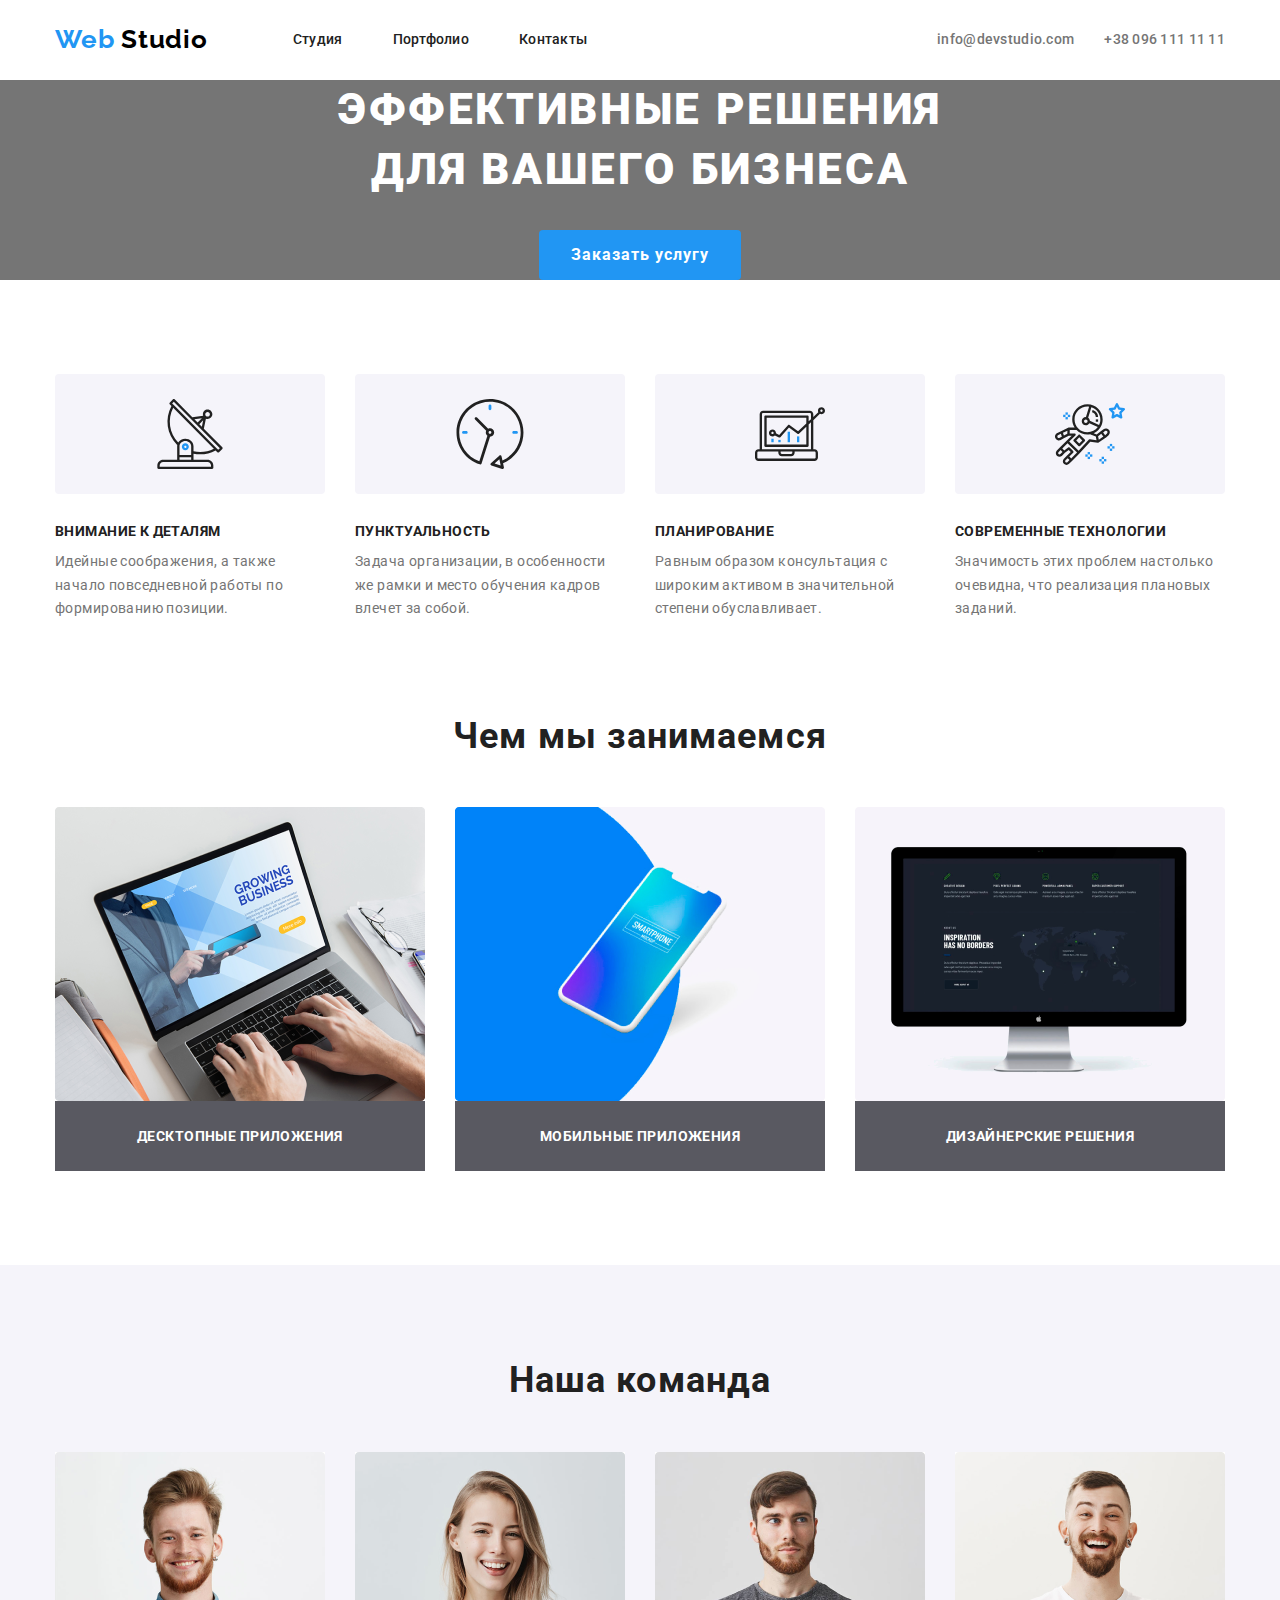
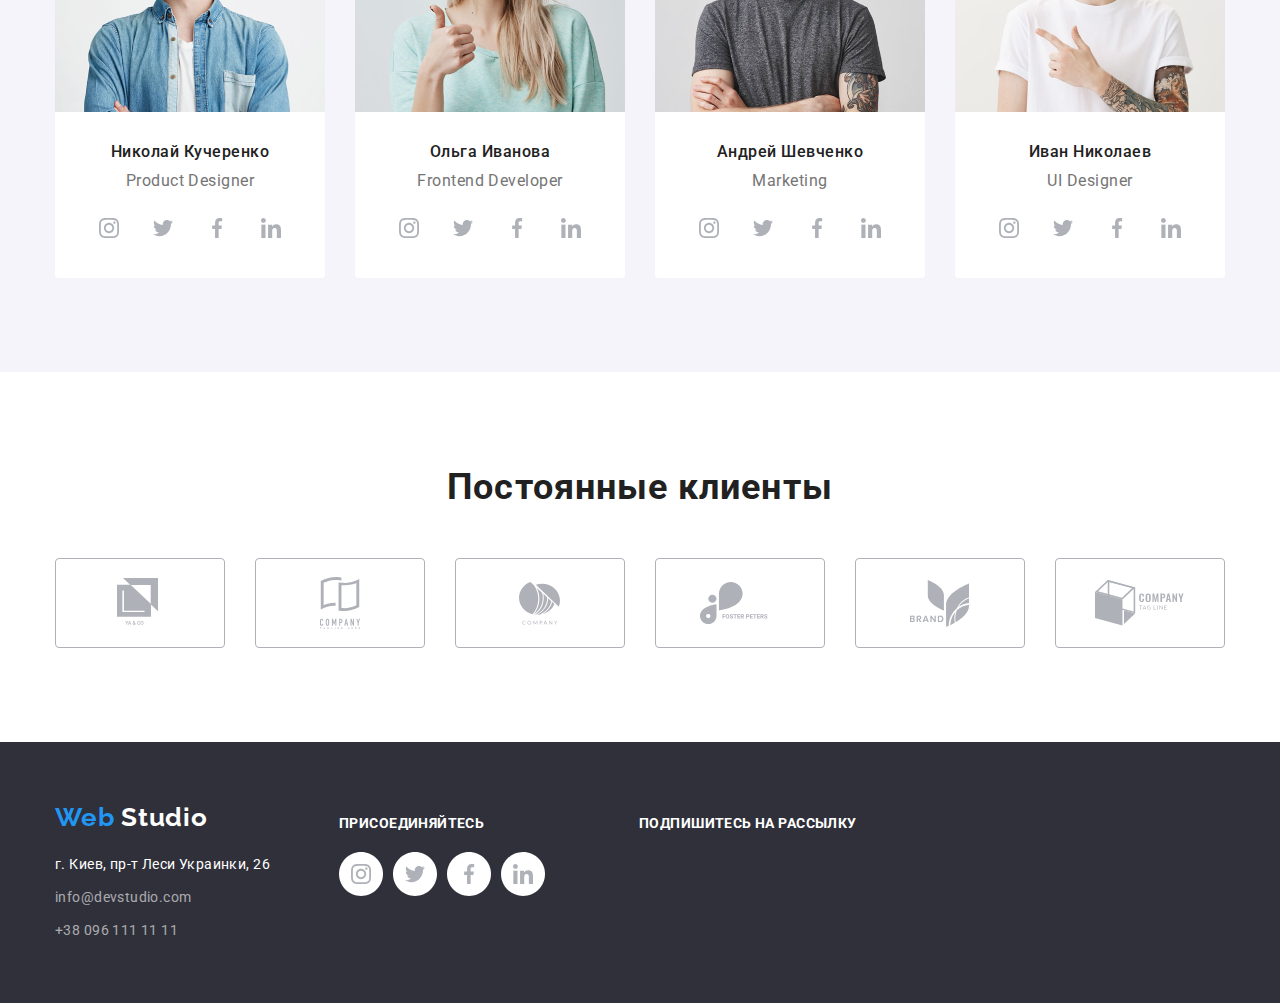
<file: index.html>
<!DOCTYPE html>
<html lang="ru">
  <head>
    <meta charset="UTF-8" />
    <meta name="viewport" content="width=device-width, initial-scale=1.0" />
    <title>Web Studio</title>
    <link
      href="https://fonts.googleapis.com/css2?family=Raleway:wght@700&family=Roboto:wght@400;500;700;900&display=swap"
      rel="stylesheet"/>
    <link rel="stylesheet" href="https://cdnjs.cloudflare.com/ajax/libs/modern-normalize/0.6.0/modern-normalize.min.css" />
    <link rel="stylesheet" href="./css/styles.css" />
  </head>
  <body>
    <!--page-header-->
    <header>
      <div class="page-header container">
        <!--page-nav-->

        <nav class="main-nav">
          <a class="logo link" href="./index.html">
            Web <span class="logo-header">Studio</span>
          </a>

          <ul class="page-nav list">
            <li class="item"><a class="link" href="./index.html">Студия</a></li>
            <li class="item"><a class="link" href="./portfolio.html">Портфолио</a></li>
            <li class="item"><a class="link" href="#">Контакты</a></li>
          </ul>

        </nav>
        <!--Contacts-->
        <ul class="nav-contacts list">
          <li class="item"><a class="link" href="mailto:info@devstudio.com">info@devstudio.com</a></li>
          <li class="item"><a class="link" href="tel:+380961111111">+38 096 111 11 11</a></li>
        </ul>
      </div>

    </header>

    <main>
      <!--page-hero-->
      <section class="page-hero">
        <h1 class="hero-title">эффективные решения <br> для вашего бизнеса</h1>
        <div class="button"><a class="link" href="#">Заказать  услугу</a></div>
      </section>

      <!--Features-->
      <section class="section">
        <div class=" container">
          <h2 class="section-title visually-hidden">Особенности нашей компании</h2>
          <ul class="features list">
            <li class="item">
             <div class="features-icon"> <img class="icon" src="./images/antenna_1.svg" alt="антена" width="70" height="70" /></div>
              <h3 class="features-title">Внимание к деталям</h3>
              <p class="features-dicription">
                Идейные соображения, а также начало повседневной работы по формированию позиции.
              </p>
            </li>

            <li class="item">
              <div  class="features-icon"> <img class="icon" src="./images/clock_1.svg" alt="часы" width="70" height="70" /></div>
              <h3 class="features-title">Пунктуальность</h3>
              <p class="features-dicription">
                Задача организации, в особенности же рамки и место обучения кадров влечет за собой.
              </p>
            </li>

            <li class="item">
              <div class="features-icon"><img class="icon" src="./images/diagram_1.svg" alt="диаграмма" width="70" height="70" /></div>
              <h3 class="features-title">Планирование</h3>
              <p class="features-dicription">
                Равным образом консультация с широким активом в значительной степени обуславливает.
              </p>
            </li>

            <li class="item">
              <div class="features-icon"><img class="icon" src="./images/astronaut_1.svg" alt="астронавт" width="70" height="70" /></div>
              <h3 class="features-title">Современные технологии</h3>
              <p class="features-dicription">
                Значимость этих проблем настолько очевидна, что реализация плановых заданий.
              </p>
            </li>
         </ul>

        </div>
      </section>

      <!--What are we doing-->
      <section class="our-working-main section">
        <div class="container">
            <h2 class="section-title">Чем мы занимаемся</h2>
            <ul class="works list">
              <li class="item">
                <img src="./images/Desktop-applications.jpg" alt="Ноутбук" width="370" height="294" />
                <p class="our-working">Десктопные приложения</p> 
              </li>

              <li class="item">
                <img src="./images/Mobile-applications.jpg" alt="Смартфон" width="370" height="294" />
                <p class="our-working">Мобильные приложения</p>
              </li>

              <li class="item">
                <img src="./images/Design-solutions.jpg" alt="Монитор" width="370" height="294" />
                <p class="our-working">Дизайнерские решения</p>
              </li>

            </ul>
        </div>
        
      </section>

      <!--Our-Team-->
      <section class="our-team-main section">
        <div class="container">
          <h2 class="section-title">Наша команда</h2>
          <ul class="our-team list">
            <li class="item">
              <img class="member-photo" src="./images/Nikolay-Kucherenko.jpg" alt="Николай Кучеренко" width="270" height="260" />
              <div class="team-label">
                <h3 class="teams-member">Николай Кучеренко</h3>
                <p class="occupations">Product Designer</p>
                <ul class="social list">
                  <li class="item"><a class="link" href="#" aria-label="instagram"><img src="./images/instagram.svg" alt="instagram"></a></li>
                  <li class="item"><a class="link" href="#" aria-label="twitter "><img src="./images/twitter.svg" alt="twitter"> </a></li>
                  <li class="item"><a class="link" href="#" aria-label="facebook"><img src="./images/facebook.svg" alt="facebook"></a></li>
                  <li class="item"><a class="link" href="#" aria-label="linkedin"><img src="./images/linkedin.svg" alt="linkedin"></a></li>
                </ul>
              </div>
            </li>

            <li class="item">
              <img class="member-photo" src="./images/Olga-Ivanova.jpg" alt="Ольга Иванова" width="270" height="260" />
              <div class="team-label">
                <h3 class="teams-member">Ольга Иванова</h3>
                <p class="occupations">Frontend Developer</p>
                <ul class="social list">
                  <li class="item"><a class="link" href="#" aria-label="instagram"><img src="./images/instagram.svg" alt="instagram"></a></li>
                  <li class="item"><a class="link" href="#" aria-label="twitter "><img src="./images/twitter.svg" alt="twitter"> </a></li>
                  <li class="item"><a class="link" href="#" aria-label="facebook"><img src="./images/facebook.svg" alt="facebook"></a></li>
                  <li class="item"><a class="link" href="#" aria-label="linkedin"><img src="./images/linkedin.svg" alt="linkedin"></a></li>
                </ul>
              </div>
            </li>

            <li class="item">
              <img class="member-photo" src="./images/Andrey-Shevchenko.jpg" alt="Андрей Шевченко" width="270" height="260" />
              <div class="team-label">
                <h3 class="teams-member">Андрей Шевченко</h3>
                <p class="occupations">Marketing</p>
                <ul class="social list">
                  <li class="item"><a class="link" href="#" aria-label="instagram"><img src="./images/instagram.svg" alt="instagram"></a></li>
                  <li class="item"><a class="link" href="#" aria-label="twitter "><img src="./images/twitter.svg" alt="twitter"> </a></li>
                  <li class="item"><a class="link" href="#" aria-label="facebook"><img src="./images/facebook.svg" alt="facebook"></a></li>
                  <li class="item"><a class="link" href="#" aria-label="linkedin"><img src="./images/linkedin.svg" alt="linkedin"></a></li>
                </ul>
              </div>
            </li>

            <li class="item">
              <img class="member-photo" src="./images/Ivan-Nikolaev.jpg" alt="Иван Николаев" width="270" height="260" />
              <div class="team-label">
                <h3 class="teams-member">Иван Николаев</h3>
                <p class="occupations">UI Designer</p>
                <ul class="social list">
                  <li class="item"><a class="link" href="#" aria-label="instagram"><img src="./images/instagram.svg" alt="instagram"></a></li>
                  <li class="item"><a class="link" href="#" aria-label="twitter "><img src="./images/twitter.svg" alt="twitter"> </a></li>
                  <li class="item"><a class="link" href="#" aria-label="facebook"><img src="./images/facebook.svg" alt="facebook"></a></li>
                  <li class="item"><a class="link" href="#" aria-label="linkedin"><img src="./images/linkedin.svg" alt="linkedin"></a></li>
                </ul>
              </div>
            </li>
            
          </ul>
        </div>
      </section>

      <!--regular-customers-->
      <section class="regular-customers section">
       <div class="container">
        <h2 class="section-title">Постоянные клиенты</h2>
        <ul class="customers list">
          <li  class="item">
            <a class="link" href="#" aria-label="Client_1"><img src="./images/Client_1.svg" alt="клиент_1"/></a>
          </li>
          <li  class="item">
            <a class="link" href="#" aria-label="Client_2"><img src="./images/Client_2.svg" alt="клиент_2"/></a>
          </li>
          <li  class="item">
            <a class="link" href="#" aria-label="Client_3"><img src="./images/Client_3.svg" alt="клиент_3"/></a>
          </li>
          <li  class="item">
            <a class="link" href="#" aria-label="Client_4"><img src="./images/Client_4.svg" alt="клиент_4"/></a>
          </li>
          <li  class="item">
            <a class="link" href="#" aria-label="Client_5"><img src="./images/Client_5.svg" alt="клиент_5"/></a>
          </li>
          <li  class="item">
            <a class="link" href="#" aria-label="Client_6"><img src="./images/Client_6.svg" alt="клиент_6"/></a>
          </li>
        </ul>
       </div>
      </section>
    </main>

    <!--page-footer-->
    <footer class="main-footer ">

      <div class="page-footer container">
              
        <!--footer-contacts-->

        <div class="footer-contacts">
          <a class="logo link" href="./index.html">
            Web <span class="logo-footer">Studio</span>
          </a>
          <address>
            <p class="address">г. Киев, пр-т Леси Украинки, 26</p>
            <ul class="list">
              <li><a class="footer-mail link" href="mailto:info@devstudio.com">info@devstudio.com</a></li>
              <li><a class="footer-tel link" href="tel:+380961111111">+38 096 111 11 11</a></li>
            </ul>
          </address>
        </div>

        <!--footer-socials-->
        <div class="footer-join">
          <h3 class="join">присоединяйтесь</h3>
          <ul class="footer-socials list">
            <li class="item"><a class="link" href="#" aria-label="instagram"><img src="./images/instagram.svg" alt="instagram"></a></li>
            <li class="item"><a class="link" href="#" aria-label="twitter"><img src="./images/twitter.svg" alt="twitter"> </a></li>
            <li class="item"><a class="link" href="#" aria-label="facebook"><img src="./images/facebook.svg" alt="facebook"></a></li>
            <li class="item"><a class="link" href="#" aria-label="linkedin"><img src="./images/linkedin.svg" alt="linkedin"></a></li>
          </ul>
        </div>

        <!--footer-e-mail-input-->
        <div>
          <h3 class="subscribe">Подпишитесь на рассылку</h3>
        </div>          
        
      </div>

    </footer>

  </body>
</html>
</file>
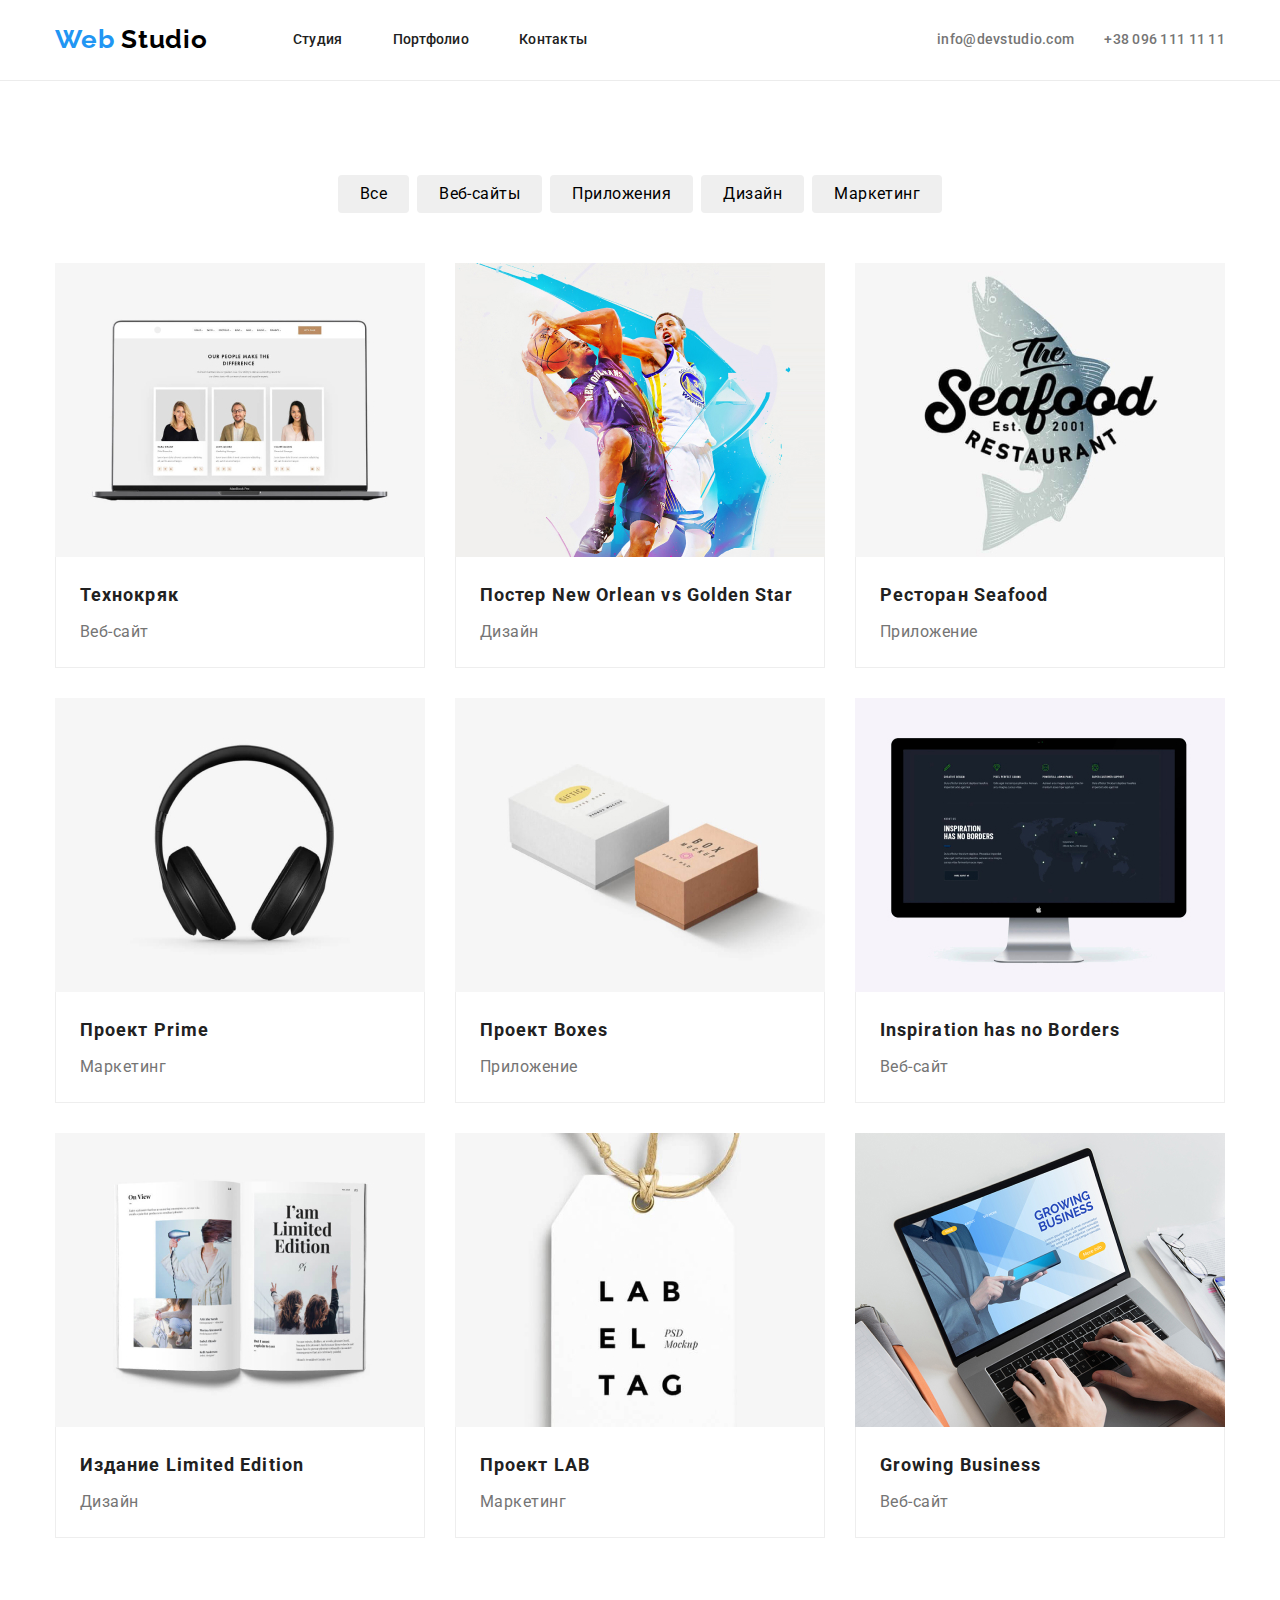
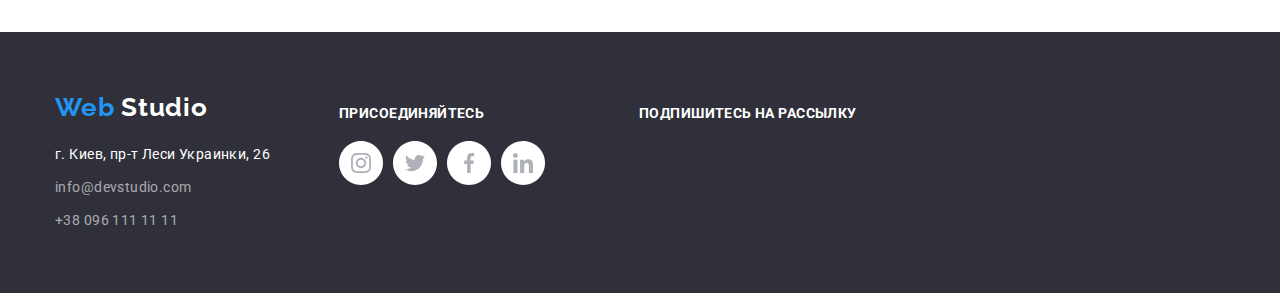
<file: portfolio.html>
<!DOCTYPE html>
<html lang="ru">
  <head>
    <meta charset="UTF-8" />
    <meta name="viewport" content="width=device-width, initial-scale=1.0" />
    <title>Portfolio</title>
    <link
      href="https://fonts.googleapis.com/css2?family=Raleway:wght@700&family=Roboto:wght@400;500;700&display=swap"
      rel="stylesheet"/>
    <link rel="stylesheet" href="https://cdnjs.cloudflare.com/ajax/libs/modern-normalize/0.6.0/modern-normalize.min.css" />
    <link rel="stylesheet" href="./css/styles.css" />
  </head>
  <body>
    <!--page-header-->
    <header class="main-header">
      <div class="page-header container">
        <!--page-nav-->

        <nav class="main-nav">
          <a class="logo link" href="./index.html">
            Web <span class="logo-header">Studio</span>
          </a>

          <ul class="page-nav list">
            <li class="item"><a class="link" href="./index.html">Студия</a></li>
            <li class="item"><a class="link" href="./portfolio.html">Портфолио</a></li>
            <li class="item"><a class="link" href="#">Контакты</a></li>
          </ul>

        </nav>
        <!--Contacts-->
        <ul class="nav-contacts list">
          <li class="item"><a class="link" href="mailto:info@devstudio.com">info@devstudio.com</a></li>
          <li class="item"><a class="link" href="tel:+380961111111">+38 096 111 11 11</a></li>
        </ul>
      </div>

    </header>

    <main>
      <!-- page-portfolio -->
      <section class="page-portfolio section">
        <div class="container">
          <h1 class="filters-title visually-hidden">Наши проекты</h1>
          <!-- portfolio-filters -->
          <ul class="filters list">
            <li class="item"><button class="filters-button" type="button">Все</button></li>
            <li class="item"><button class="filters-button" type="button">Веб-сайты</button></li>
            <li class="item"><button class="filters-button" type="button">Приложения</button></li>
            <li class="item"><button class="filters-button" type="button">Дизайн</button></li>
            <li class="item"><button class="filters-button" type="button">Маркетинг</button></li>
          </ul>
  
          <!--project-portfolio -->
  
          <ul class="projects list">
            <li class="item">
              <a class="link" href="#">
              <img class="projects-image" src="./images/project-1.jpg" alt="экран ноутбука с карточками людей" width="370" height="294" />
              <div class="projects-label">
                <h2 class="project-title">Технокряк</h2>
                <p class="projects-type">Веб-сайт</p>
              </div>

              <!-- <p class="project-description">
                Технокряк это современная площадка распространения коронавируса. Компании используют
                эту платформу для цифрового шпионажа и атак на защищённые сервера конкурентов.
              </p> -->
              </a>
            </li>
  
            <li class="item">
              <a class="link" href="#">
              <img class="projects-image" src="./images/project-2.jpg" alt="два баскетболиста"  width="370" height="294"/>
              <div class="projects-label">
                <h2 class="project-title">Постер New Orlean vs Golden Star</h2>
                <p class="projects-type">Дизайн</p>
              </div>
              <!-- <p class="project-description">
                Технокряк это современная площадка распространения коронавируса. Компании используют
                эту платформу для цифрового шпионажа и атак на защищённые сервера конкурентов.
              </p> -->
              </a>
            </li>
  
            <li class="item">
              <a class="link" href="#">
              <img class="projects-image" src="./images/project-3.jpg" alt="логотип ресторана с рыбой"  width="370" height="294"/>
              <div class="projects-label">
                <h2 class="project-title">Ресторан Seafood</h2>
                <p class="projects-type">Приложение</p>
              </div>
              <!-- <p class="project-description">
                Технокряк это современная площадка распространения коронавируса. Компании используют
                эту платформу для цифрового шпионажа и атак на защищённые сервера конкурентов.
              </p> -->
              </a>
            </li>
  
            <li class="item">
              <a class="link" href="#">
              <img class="projects-image" src="./images/project-4.jpg" alt="наушники"  width="370" height="294"/>
              <div class="projects-label">
                <h2 class="project-title">Проект Prime</h2>
                <p class="projects-type">Маркетинг</p>
              </div>
              <!-- <p class="project-description">
                Технокряк это современная площадка распространения коронавируса. Компании используют
                эту платформу для цифрового шпионажа и атак на защищённые сервера конкурентов.
              </p> -->
              </a>
            </li>
  
            <li class="item">
              <a class="link" href="#">
              <img class="projects-image" src="./images/project-5.jpg" alt="две коробки"  width="370" height="294"/>
              <div class="projects-label">
                <h2 class="project-title">Проект Boxes</h2>
                <p class="projects-type">Приложение</p>
              </div>
              <!-- <p class="project-description">
                Технокряк это современная площадка распространения коронавируса. Компании используют
                эту платформу для цифрового шпионажа и атак на защищённые сервера конкурентов.
              </p> -->
              </a>
            </li>
  
            <li class="item">
              <a class="link" href="#">
              <img class="projects-image" src="./images/project-6.jpg" alt="монитор" width="370" height="294"/>
              <div class="projects-label">
                <h2 class="project-title">Inspiration has no Borders</h2>
                <p class="projects-type">Веб-сайт</p>
              </div>
              <!-- <p class="project-description">
                Технокряк это современная площадка распространения коронавируса. Компании используют
                эту платформу для цифрового шпионажа и атак на защищённые сервера конкурентов.
              </p> -->
              </a>
            </li>
  
            <li class="item">
              <a class="link" href="#">
              <img class="projects-image" src="./images/project-7.jpg" alt="разворот книги"  width="370" height="294"/>
              <div class="projects-label">
                <h2 class="project-title">Издание Limited Edition</h2>
                <p class="projects-type">Дизайн</p>
              </div>
              <!-- <p class="project-description">
                Технокряк это современная площадка распространения коронавируса. Компании используют
                эту платформу для цифрового шпионажа и атак на защищённые сервера конкурентов.
              </p> -->
              </a>
            </li>
  
            <li class="item">
              <a class="link" href="#">
              <img class="projects-image" src="./images/project-8.jpg" alt="бирка"  width="370" height="294"/>
              <div class="projects-label">
                <h2 class="project-title">Проект LAB</h2>
                <p class="projects-type">Маркетинг</p>
              </div>
              <!-- <p class="project-description">
                Технокряк это современная площадка распространения коронавируса. Компании используют
                эту платформу для цифрового шпионажа и атак на защищённые сервера конкурентов.
              </p> -->
              </a>
            </li>
  
            <li class="item">
              <a class="link" href="#">
              <img class="projects-image" src="./images/project-9.jpg" alt="ноутбука"  width="370" height="294"/>
              <div class="projects-label">
                <h2 class="project-title">Growing Business</h2>
                <p class="projects-type">Веб-сайт</p>
              </div>
              <!-- <p class="project-description">
                Технокряк это современная площадка распространения коронавируса. Компании используют
                эту платформу для цифрового шпионажа и атак на защищённые сервера конкурентов.
              </p> -->
              </a>
            </li>
  
          </ul>

        </div>
       

      </section>

    </main>

    <!--page-footer-->
    <footer class="main-footer ">

      <div class="page-footer container">
              
        <!--footer-contacts-->

        <div class="footer-contacts">
          <a class="logo link" href="./index.html">
            Web <span class="logo-footer">Studio</span>
          </a>
          <address>
            <p class="address">г. Киев, пр-т Леси Украинки, 26</p>
            <ul class="list">
              <li><a class="footer-mail link" href="mailto:info@devstudio.com">info@devstudio.com</a></li>
              <li><a class="footer-tel link" href="tel:+380961111111">+38 096 111 11 11</a></li>
            </ul>
          </address>
        </div>
        <!--footer-socials-->
        <div class="footer-join">
          <h3 class="join">присоединяйтесь</h3>
          <ul class="footer-socials list">
            <li class="item"><a class="link" href="#" aria-label="instagram"><img src="./images/instagram.svg" alt="instagram"></a></li>
            <li class="item"><a class="link" href="#" aria-label="twitter"><img src="./images/twitter.svg" alt="twitter"> </a></li>
            <li class="item"><a class="link" href="#" aria-label="facebook"><img src="./images/facebook.svg" alt="facebook"></a></li>
            <li class="item"><a class="link" href="#" aria-label="linkedin"><img src="./images/linkedin.svg" alt="linkedin"></a></li>
          </ul>
        </div>

        <!--footer-e-mail-input-->
        <div>
          <h3 class="subscribe">Подпишитесь на рассылку</h3>
        </div>          
        
      </div>
 
     </footer>
  </body>
</html>
</file>
<file: css/styles.css>
/* цвет основного текста #757575; */
/* вторичный цвет текста  #212121; */
/* белый #FFFFFF  */
/* белый с прозрачностью rgba(255, 255, 255, 0.6); */
/* цвет текста лого #000000; */
/* акцент #2196F3; */
/* font-family: 'Raleway', sans-serif;
font-family: 'Roboto', sans-serif; */

:root {
    --title-text-color : #212121;
    --primary-text-color: #757575;
    --accent-color: #2196F3;
    --primary-white-color: #ffffff;
    
}



body {
  max-width: 1600px;
  margin-left: auto;
  margin-right: auto;
  background-color: var(--primary-white-color);
  color: var(--primary-text-color);
  font-family: Roboto, sans-serif;

}

.link {
  margin: 0;
  color: var(--title-text-color);
  text-decoration: none;
}

.list {
  padding: 0;
  margin: 0;
  list-style: none;
}

img {
  display: block;
  max-width: 100%;
  height: auto;
}

.container {
  margin-left: auto;
  margin-right: auto;
  width: 1200px;
  padding-left: 15px;
  padding-right: 15px;
 
}

.visually-hidden {
	position: absolute ;
	height: 1px; 
  width: 1px; 
  margin: -1px;
	padding:0 ;
	border:0 ;
	clip: rect(0 0 0 0);
	overflow: hidden;
}
/* css for index.html */

/* page-header */
.main-header {
  border-bottom: 1px solid #ECECEC;
}

.page-header {
  display: flex;
  align-items: center;
}

.main-nav {
  display: flex;
  align-items: center;
}

/* logo */
.logo {
  color: var(--accent-color);
  font-family: 'Raleway', sans-serif;
  font-weight: 700;
  font-size: 26px;
  line-height: 1.2;
  letter-spacing: 0.03em; 
  
}
.logo-header {
  color:#000000;    
}

/* page-nav */

.page-nav {
  display: flex;
  margin-left: 85px;
  font-weight: 500;
  font-size: 14px;
  line-height: 1.14;
  letter-spacing: 0.02em;
  
}


.page-nav .item:not(:last-child) {
  margin-right: 50px;
}

.page-nav .link {
  display: block;
  padding-top: 32px;
  padding-bottom: 32px;
}

.nav-contacts {
  display: flex;
  margin-left: auto;
}

.nav-contacts .item:not(:last-child) {
  margin-right: 30px;
}

.nav-contacts .link {
  display: block;
  padding-top: 32px;
  padding-bottom: 32px;
  color: var(--primary-text-color);  
  font-weight: 500;
  font-size: 14px;
  line-height: 1.14;
  letter-spacing: 0.02em;
}

.page-nav .link:hover,
.page-nav .link:focus,
.nav-contacts .link:hover,
.nav-contacts .link:focus, 
.social .link:hover,
.social .link:focus,
.footer-mail:hover,
.footer-mail:focus,
.footer-tel:hover,
.footer-tel:focus,
.footer-socials:hover,
.footer-socials:focus  {
  color:var(--accent-color);
}


/* page-hero */

.page-hero {
  text-align: center;
  background-color: var(--primary-text-color);
}

.hero-title {
  margin-top: 0;
  margin-bottom: 30px;
  color: var(--primary-white-color) ;
  font-weight: 900;
  font-size: 44px;
  line-height: 1.36;
  letter-spacing: 0.06em;
  text-transform: uppercase;
}

.button {
  display: inline-block; 
  border-radius: 4px;
  padding: 10px 32px;
  min-width: 200px;
  min-height: 50px;
  background-color: var(--accent-color);
  
}

.button .link {
  display: inline-block;
  color: var(--primary-white-color);
  font-weight: 700;
  font-size: 16px;
  line-height: 1.87;
  letter-spacing: 0.06em;
}


/* Features */

.section {
  padding-top: 94px;
  padding-bottom: 94px;
}

.section-title {
  margin-top: 0;
  margin-bottom: 50px;
  text-align: center;
  color: var(--title-text-color);
  font-weight: 700;
  font-size: 36px;
  line-height: 1.17;
  letter-spacing: 0.03em;
}

.features {
  display: flex; 
}

.features>.item {
  width: calc((100% - 90px)/4);
  margin-right: 30px;
  
}

.features>.item:last-child {
  margin-right: 0;
}

.features .features-icon {
  padding: 25px 100px;
  margin-bottom: 30px;
  background-color: #F5F4FA; 
  border-radius: 4px;
  }


.features-title {
  margin-top: 0;
  margin-bottom: 10px;
  color: var(--title-text-color); 
  font-weight: 700;
  font-size: 14px;
  line-height: 1.14;
  letter-spacing: 0.03em;
  text-transform: uppercase;
}

.features-dicription {
  margin-top: 0;
  margin-bottom: 0;
  font-size: 14px;
  line-height: 1.71;
  letter-spacing: 0.03em;
}


/* What are we doing */

.our-working-main {
  padding-top: 0;
}

.works {
  display: flex;
}

.works>.item {
  width: calc((100% - 60px)/3);
  margin-right: 30px;
  margin-bottom: 0;
}

.works>.item:last-child {
  margin-right: 0;
}

.our-working {
  width: 100%;
  padding-top: 27px;
  padding-bottom: 27px;
  margin-top: 0;
  margin-bottom: 0;
  text-align: center;
  background-color: rgba(47, 48, 58, 0.8);
  color: var(--primary-white-color);
  font-weight: 700;
  font-size: 14px;
  line-height: 1.143;
  letter-spacing: 0.03em;
  text-transform: uppercase;
}

/* .our-working>p {
  margin: 0;
} */

/* Our-Team */

.our-team-main {
  padding-top: 94px;
  padding-bottom: 94px;
  background: #F5F4FA;
}

.our-team {
  display: flex; 
  background: #F5F4FA;
}

.our-team>.item {
  width: calc((100% - 90px)/4);
  margin-right: 30px;
  border-radius: 0px 0px 4px 4px;
  background: #FFFFFF;
}

.our-team>.item:last-child {
  margin-right: 0;
}

.team-label {
  padding-top: 30px;
  padding-bottom: 24px;
  padding-right: 32px;
  padding-left: 32px;
 } 

.teams-member {
  margin-top: 0;
  margin-bottom: 10px;
  text-align: center;
  color: var(--title-text-color);
  font-weight: 500;
  font-size: 16px;
  line-height: 1.19;
  letter-spacing: 0.03em;
}

.occupations {
  margin-top: 0;
  margin-bottom: 16px;
  text-align: center;
  font-size: 16px;
  line-height: 1.19;
  letter-spacing: 0.03em;
}

.social .link {
  display: inline-block;
} 

.social {
  display: flex;
  margin: 0; 
}

.social>.item:not(:last-child) {
  margin-right: 10px;
}


/* regular-customers */


.customers {
  display: flex;
}

.customers>.item {
  display: flex;
  justify-content: center;
  align-items: center;
  width: calc((100% - 150px)/6);
  margin-right: 30px;
  height: 90px;
  border: 1px solid #AFB1B8;
  border-radius: 4px;
}

.customers .item:last-child {
  margin-right: 0;
  
}


/* page-footer */

.main-footer {
 background: #2F303A;
 padding-top: 60px;
 padding-bottom: 60px;
}

.page-footer {
  display: flex;
    
}

.footer-contacts {
  margin-top: 0;
  margin-right: 69px;
}

.footer-contacts .logo.link {
  display: inline-block;
  margin-top: 0;
  margin-bottom: 20px;
}

.logo-footer {
  color: var(--primary-white-color);  
  
}

.address {
  margin: 0;
  margin-bottom: 9px;
  color: var(--primary-white-color);
  font-style: normal;
  font-size: 14px;
  line-height: 1.71;
  letter-spacing: 0.03em;

}

.footer-mail,
.footer-tel {
  display: inline-block;
  margin-top: 0;
  margin-bottom: 9px;
  color: rgba(255, 255, 255, 0.6);
  font-style: normal;
  font-size: 14px;
  line-height: 1.71;
  letter-spacing: 0.03em;

}
.footer-tel {
  margin: 0;
}

/* footer-socials */

.footer-join {
  margin-top: 0;
  margin-bottom: 0;
  margin-right: 94px;
  
}

.footer-socials {
  display: flex;
}

.footer-socials .item:not(:last-child) {
  width: calc((100% - 30px)/4);
  margin-right: 10px;
}

.join, 
.subscribe {
  margin-bottom: 20px;
  color: var(--primary-white-color);
  font-weight: 700;
  font-size: 14px;
  line-height: 1.14;
  letter-spacing: 0.03em;
  text-transform: uppercase;
}



/* css for portfolio.html */


/*  portfolio-filters */
.filters-title {
  margin-top: 0;
  margin-bottom: 0;
  text-align: center;
  color: var(--title-text-color);
  font-weight: 700;
  font-size: 36px;
  line-height: 1.17;
  letter-spacing: 0.03em;
}

.filters {
  display: flex;
  justify-content: center;
  margin-top: 0;
  margin-bottom: 34px;
  padding-bottom: 16px;
  
}

.filters>.item:not(:last-child) {
  margin-right: 8px;
}
.filters-button {
  padding: 6px 22px;
  border: transparent;
  border-radius: 4px;
  font-size: 16px;
  line-height: 1.62;
  letter-spacing: 0.03em;
}

.filters-button:hover,
.filters-button:focus {
  background-color: var(--accent-color);
  color: var(--primary-white-color);
}

/* project-portfolio */

.projects {
  display: flex;
  flex-wrap: wrap;
}
.projects>.item {
  width: calc((100% - 60px)/3);
  margin-right: 30px;
  margin-bottom: 30px; 
  
}
.projects>.item:nth-child(3n) {
  margin-right: 0;
}

.projects>.item:nth-last-child(-n+3) {
  margin-bottom: 0;
}

.projects-image {
  display: block;
  margin-top: 0;
  margin-bottom: 0;
}  

.projects-label {
  
  padding: 20px 24px;
  border-right: 1px solid #EEEEEE;
  border-bottom: 1px solid #EEEEEE;
  border-left: 1px solid #EEEEEE;
  
} 

.project-title {
  margin: 0;
  margin-bottom: 4px;
  color: var(--title-text-color);
  font-weight: 700;
  font-size: 18px;
  line-height: 2;
  letter-spacing: 0.06em;
}

.projects-type {
  margin: 0;
  
  color: var(--primary-text-color);
  font-size: 16px;
  line-height: 1.87;
  letter-spacing: 0.03em;
}

.project-description {
  text-align: center;
  width: 322px;
  height: 168px;
  background-color: var(--accent-color);
  color: var(--primary-white-color);
  font-size: 18px;
  line-height: 1.56;
  letter-spacing: 0.03em;

}
</file>
